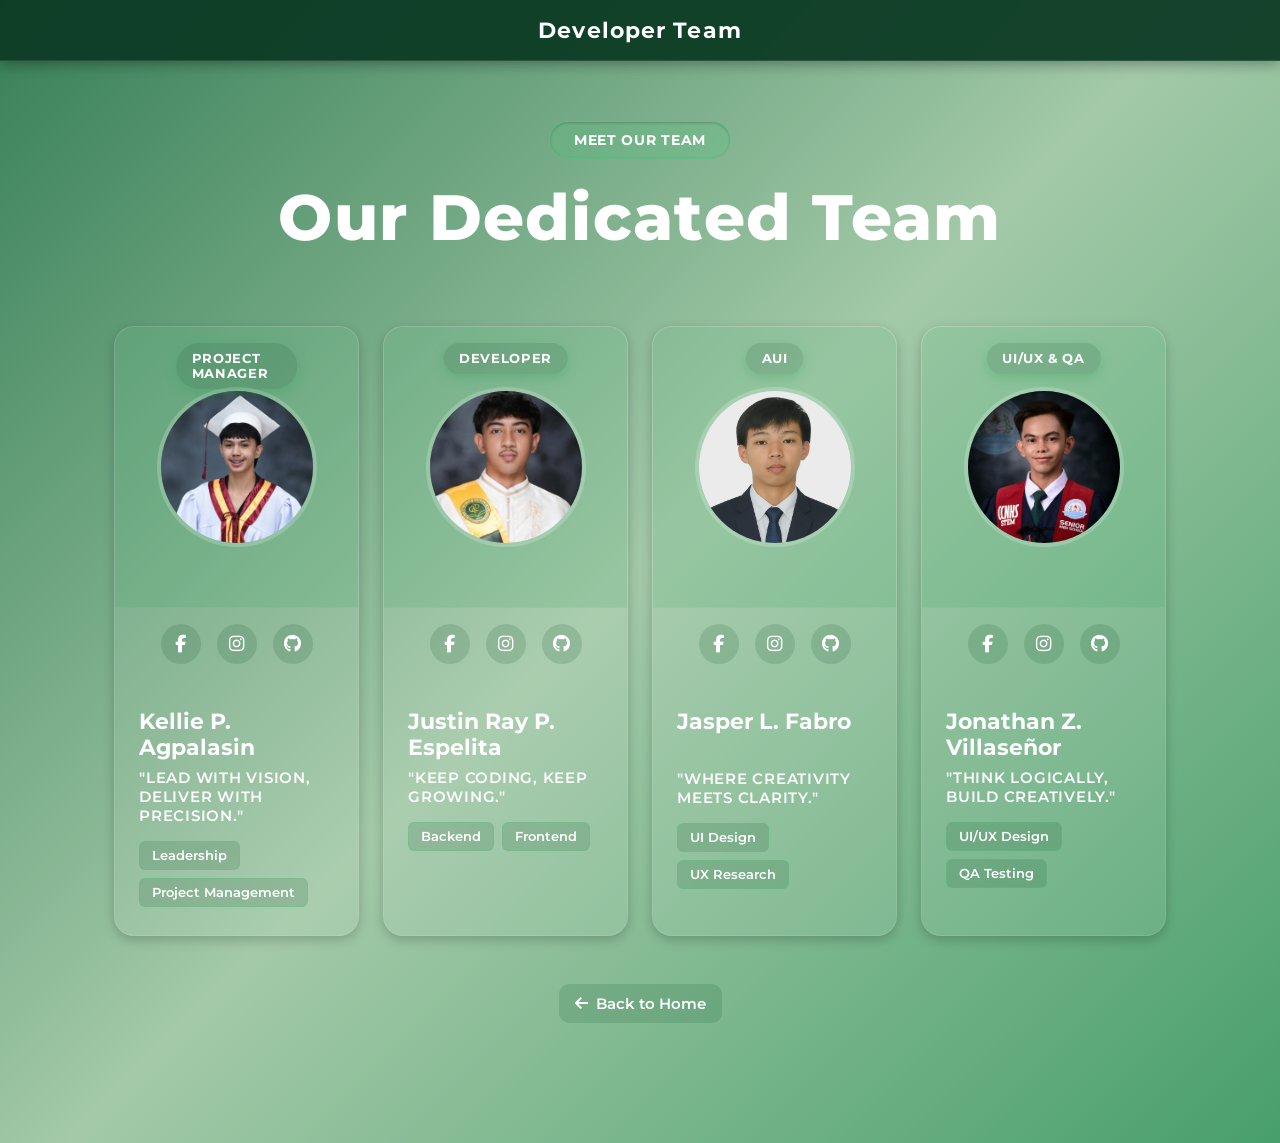
<file: developers.html>
<!DOCTYPE html>
<html lang="en">
<head>
    <meta charset="UTF-8">
    <meta name="viewport" content="width=device-width, initial-scale=1.0">
    <title>COVENTS Developer Team</title>
    <link rel="stylesheet" href="developers.css">
    <!-- Font Awesome for Icons -->
    <link rel="stylesheet" href="https://cdnjs.cloudflare.com/ajax/libs/font-awesome/6.4.0/css/all.min.css">
</head>
<body>
    <!-- NAVBAR -->
    <nav class="navbar">
        <div class="nav-container">
            <div class="nav-left"></div>
            <div class="navbar-title">
                <h2 class="nav-title">Developer Team</h2>
            </div>
            <div class="nav-right"></div>
        </div>
    </nav>

    <!-- MAIN CONTENT -->
    <main>
        <!-- HEADER SECTION -->
        <section class="header-section">
            <div class="section-tag">Meet Our Team</div>
            <h1 class="page-title">Our Dedicated Team</h1>
        </section>

        <!-- DEVELOPERS GRID -->
        <div class="dev-container">
            <div class="dev-box">
                <div class="dev-image-wrapper">
                    <img src="kellie.jpg" alt="Kellie P. Agpalasin">
                    <div class="role-badge">Project Manager</div>
                </div>
                <div class="social-links">
                    <a href="https://www.facebook.com/kellie.agpalasin.2025/" target="_blank" title="Facebook"><i class="fab fa-facebook-f"></i></a>
                    <a href="https://www.instagram.com/kellieagpalasin?igsh=MTdwZ3E0NjNjcnJ2cA==" target="_blank" title="Instagram"><i class="fab fa-instagram"></i></a>
                    <a href="https://github.com/kellieman" target="_blank" title="GitHub"><i class="fab fa-github"></i></a>
                </div>
                <div class="dev-content">
                    <h2><a href="kellie.html" target="_blank">Kellie P. Agpalasin</a></h2>
                    <p class="role-title">"Lead with vision, deliver with precision."</p>
                    <div class="dev-badges">
                        <span class="badge">Leadership</span>
                        <span class="badge">Project Management</span>
                    </div>
                </div>
            </div>

            <div class="dev-box">
                <div class="dev-image-wrapper">
                    <img src="justin.jpg" alt="Justin Ray P. Espelita">
                    <div class="role-badge">Developer</div>
                </div>
                <div class="social-links">
                    <a href="https://www.facebook.com/justinray.espelita" target="_blank" title="Facebook"><i class="fab fa-facebook-f"></i></a>
                    <a href="https://www.instagram.com/justiiinnnnnnnnnnnn?igsh=bTQ0YjYycGhvYmQx" target="_blank" title="Instagram"><i class="fab fa-instagram"></i></a>
                    <a href="https://github.com/espelitajustin017-gif" target="_blank" title="GitHub"><i class="fab fa-github"></i></a>
                </div>
                <div class="dev-content">
                    <h2><a href="justin.html" target="_blank">Justin Ray P. Espelita</a></h2>
                    <p class="role-title">"Keep coding, Keep growing."</p>
                    <div class="dev-badges">
                        <span class="badge">Backend</span>
                        <span class="badge">Frontend</span>
                    </div>
                </div>
            </div>

            <div class="dev-box">
                <div class="dev-image-wrapper">
                    <img src="jasper.jpg" alt="Jasper L. Fabro">
                    <div class="role-badge">AUI</div> 
                </div>
                <div class="social-links">
                    <a href="https://www.facebook.com/jasper.fabro.9" target="_blank" title="Facebook"><i class="fab fa-facebook-f"></i></a>
                    <a href="https://www.instagram.com/babyboy_jazzz?igsh=MXhhNHJyYWJ0NGlvbw==&utm_source=ig_contact_invite" target="_blank" title="Instagram"><i class="fab fa-instagram"></i></a>
                    <a href="https://github.com/jasperfabro-wq" target="_blank" title="GitHub"><i class="fab fa-github"></i></a>
                </div>
                <div class="dev-content">
                    <h2><a href="jasper.html" target="_blank">Jasper L. Fabro</a></h2>
                    <p class="role-tit">"Where creativity meets clarity."</p>
                    <div class="dev-badges">
                        <span class="badge">UI Design</span>
                        <span class="badge">UX Research</span>
                    </div>
                </div>
            </div>

            <div class="dev-box">
                <div class="dev-image-wrapper">
                    <img src="jonathan.jpg" alt="Jonathan Z. Villaseñor"> 
                    <div class="role-badge">UI/UX & QA</div>
                </div>
                <div class="social-links">
                    <a href="https://www.facebook.com/jonathan.villasenor.178601" target="_blank" title="Facebook"><i class="fab fa-facebook-f"></i></a>
                    <a href="https://instagram.com" target="_blank" title="Instagram"><i class="fab fa-instagram"></i></a>
                    <a href="https://github.com/jozuvillasenorup-code" target="_blank" title="GitHub"><i class="fab fa-github"></i></a>
                </div>
                <div class="dev-content">
                    <h2><a href="jonathan.html" target="_blank">Jonathan Z. Villaseñor</a></h2>
                    <p class="role-title">"THINK LOGICALLY, BUILD CREATIVELY."</p> 
                    <div class="dev-badges">
                        <span class="badge">UI/UX Design</span>
                        <span class="badge">QA Testing</span>
                    </div>
                </div>
            </div>
            <div class="dev-footer">
                <a href="javascript:void(0);" onclick="window.history.back(); window.close();" class="back-link">
                    <i class="fas fa-arrow-left"></i> Back to Home
                </a>
            </div>
        </div>
    </main>
</body>
</html>
</file>
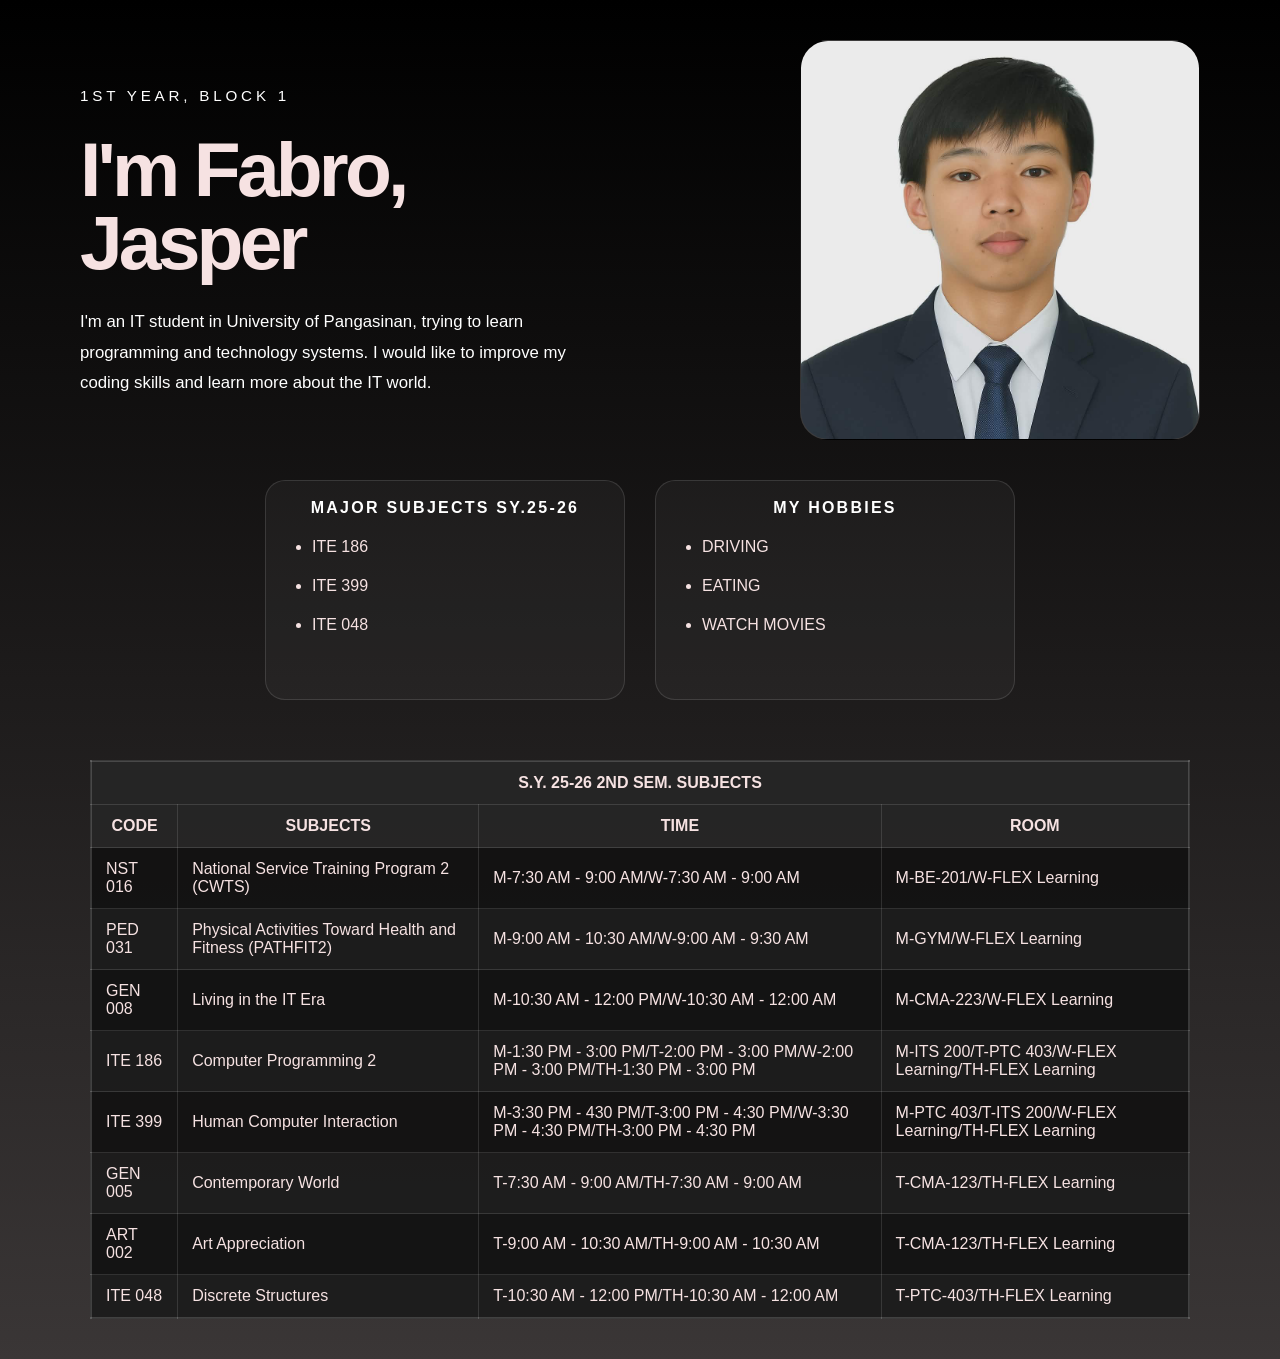
<file: jasper.html>
<!DOCTYPE html>
<html lang="en">
<head>
    <meta charset="UTF-8">
    <meta name="viewport" content="width=device-width, initial-scale=1.0">
    <title>My Portfolio</title>
    <link rel="stylesheet" href="folio.css">
</head>
<body>
    <section class="hero">
        <div class="hero-content">
            <div class="hero-copy">
                <p class="intro">1ST YEAR, BLOCK 1</p>
                <h1>I'm Fabro, Jasper</h1>
                <p>
                    I'm an IT student in University of Pangasinan, trying to learn programming and technology systems. 
                    I would like to improve my coding skills and learn more about the IT world.
                </p>
            </div>
            <div class="hero-image">
                <div class="image-frame">
                    <img src="jasper.jpg">
                </div>
            </div>
        </div>

        <div class="hero-lists">
            <div class="list-block">
                <h2>MAJOR SUBJECTS SY.25-26</h2>
                <ul>
                    <li>ITE 186</li>
                    <li>ITE 399</li>
                    <li>ITE 048</li>
                </ul>
            </div>
            <div class="list-block">
                <h2>MY HOBBIES</h2>
                <ul>
                    <li>DRIVING</li>
                    <li>EATING</li>
                    <li>WATCH MOVIES</li>
                </ul>
            </div>
        </div>

        <div class="table">
            <table>
                <tr>
                    <th colspan="4">S.Y. 25-26 2ND SEM. SUBJECTS</th>
                </tr>
                <tr>
                    <th>CODE</th>
                    <th>SUBJECTS</th>
                    <th>TIME</th>
                    <th>ROOM</th>
                </tr>
                <tr>
                    <td>NST 016</td>
                    <td>National Service Training Program 2 (CWTS)</td>
                    <td>M-7:30 AM - 9:00 AM/W-7:30 AM - 9:00 AM</td>
                    <td>M-BE-201/W-FLEX Learning</td>
                </tr>
                <tr>
                    <td>PED 031</td>
                    <td>Physical Activities Toward Health and Fitness (PATHFIT2)</td>
                    <td>M-9:00 AM - 10:30 AM/W-9:00 AM - 9:30 AM</td>
                    <td>M-GYM/W-FLEX Learning</td>
                </tr>
                <tr>
                    <td>GEN 008</td>
                    <td>Living in the IT Era</td>
                    <td>M-10:30 AM - 12:00 PM/W-10:30 AM - 12:00 AM</td>
                    <td>M-CMA-223/W-FLEX Learning</td>
                </tr>
                <tr>
                    <td>ITE 186</td>
                    <td>Computer Programming 2</td>
                    <td>M-1:30 PM - 3:00 PM/T-2:00 PM - 3:00 PM/W-2:00 PM - 3:00 PM/TH-1:30 PM - 3:00 PM</td>
                    <td>M-ITS 200/T-PTC 403/W-FLEX Learning/TH-FLEX Learning</td>
                </tr>
                <tr>
                    <td>ITE 399</td>
                    <td>Human Computer Interaction</td>
                    <td>M-3:30 PM - 430 PM/T-3:00 PM - 4:30 PM/W-3:30 PM - 4:30 PM/TH-3:00 PM - 4:30 PM</td>
                    <td>M-PTC 403/T-ITS 200/W-FLEX Learning/TH-FLEX Learning</td>
                </tr>
                <tr>
                    <td>GEN 005</td>
                    <td>Contemporary World</td>
                    <td>T-7:30 AM - 9:00 AM/TH-7:30 AM - 9:00 AM</td>
                    <td>T-CMA-123/TH-FLEX Learning</td>
                </tr>
                <tr>
                    <td>ART 002</td>
                    <td>Art Appreciation</td>
                    <td>T-9:00 AM - 10:30 AM/TH-9:00 AM - 10:30 AM</td>
                    <td>T-CMA-123/TH-FLEX Learning</td>
                </tr>
                <tr>
                    <td>ITE 048</td>
                    <td>Discrete Structures</td>
                    <td>T-10:30 AM - 12:00 PM/TH-10:30 AM - 12:00 AM</td>
                    <td>T-PTC-403/TH-FLEX Learning</td>
                </tr>
            </table>
        </div>
    </section>
</body>
</html>
</file>
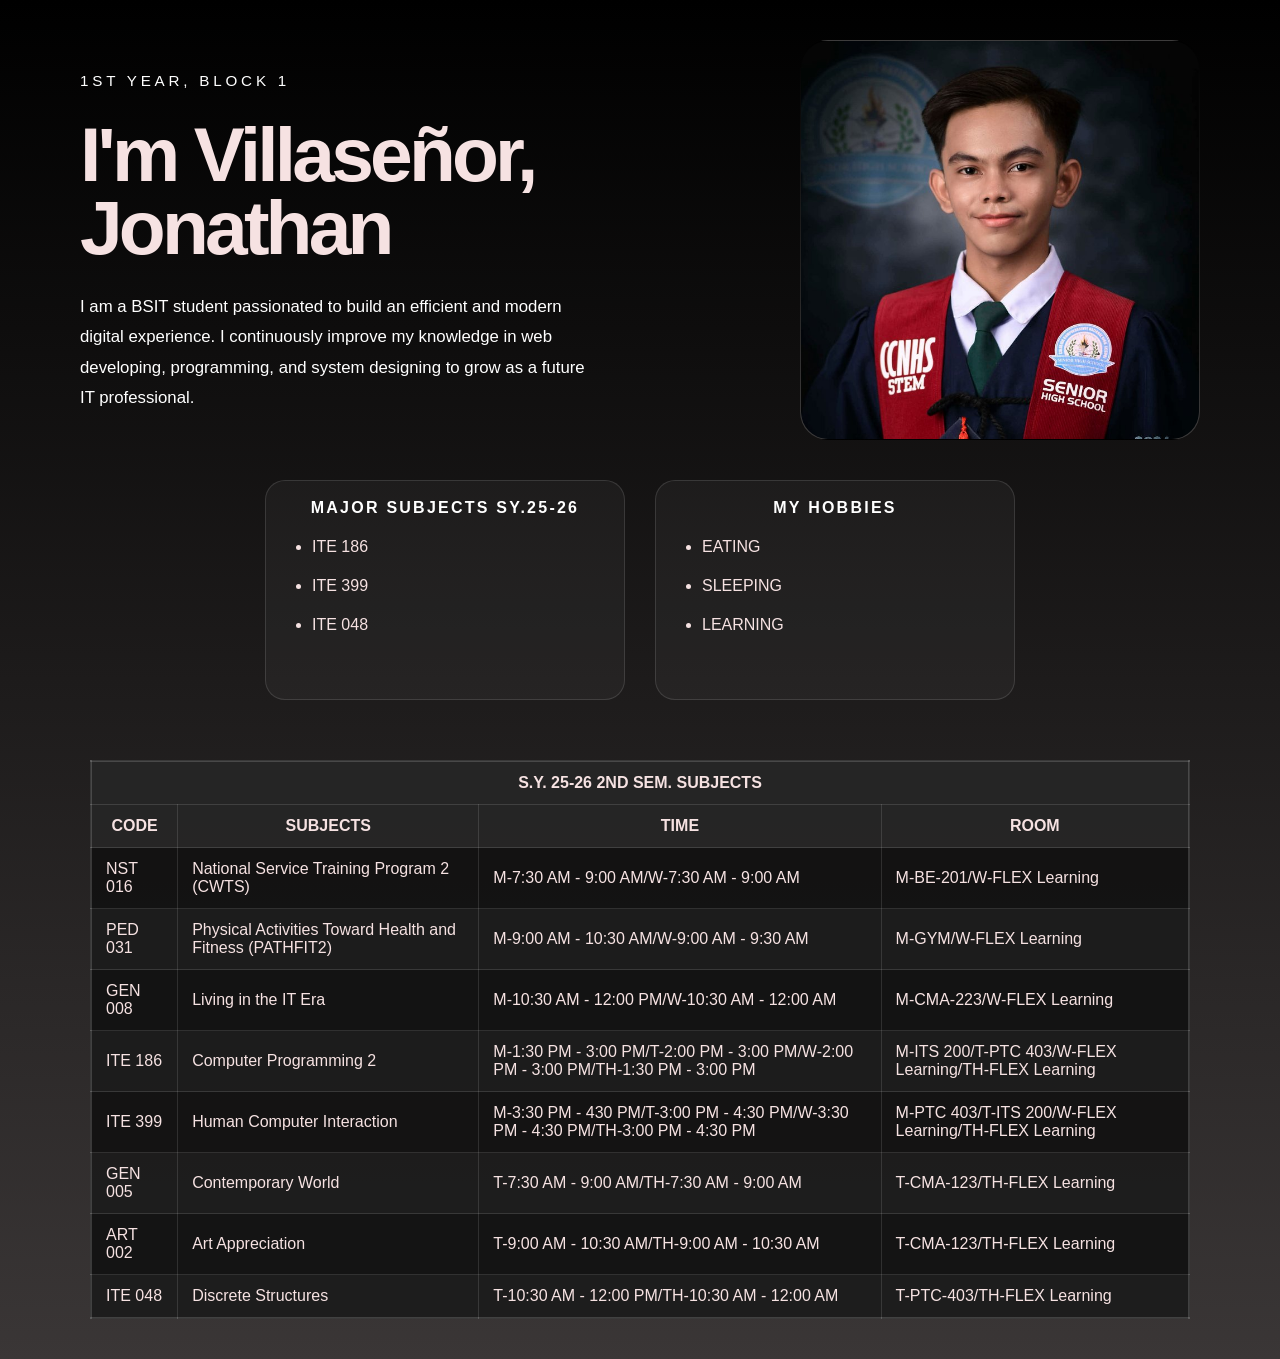
<file: jonathan.html>
<!DOCTYPE html>
<html lang="en">
<head>
    <meta charset="UTF-8">
    <meta name="viewport" content="width=device-width, initial-scale=1.0">
    <title>My Portfolio</title>
    <link rel="stylesheet" href="folio.css">
</head>
<body>
    <section class="hero">
        <div class="hero-content">
            <div class="hero-copy">
                <p class="intro">1ST YEAR, BLOCK 1</p>
                <h1>I'm  Villaseñor, Jonathan</h1>
                <p>
                    I am a BSIT student passionated to build an efficient and modern digital experience. 
                    I continuously improve my knowledge in web developing, programming, and system designing to grow as a future IT professional.
                </p>
            </div>
            <div class="hero-image">
                <div class="image-frame">
                    <img src="jonathan.jpg">
                </div>
            </div>
        </div>

        <div class="hero-lists">
            <div class="list-block">
                <h2>MAJOR SUBJECTS SY.25-26</h2>
                <ul>
                    <li>ITE 186</li>
                    <li>ITE 399</li>
                    <li>ITE 048</li>
                </ul>
            </div>
            <div class="list-block">
                <h2>MY HOBBIES</h2>
                <ul>
                    <li>EATING</li>
                    <li>SLEEPING</li>
                    <li>LEARNING</li>
                </ul>
            </div>
        </div>

        <div class="table">
            <table>
                <tr>
                    <th colspan="4">S.Y. 25-26 2ND SEM. SUBJECTS</th>
                </tr>
                <tr>
                    <th>CODE</th>
                    <th>SUBJECTS</th>
                    <th>TIME</th>
                    <th>ROOM</th>
                </tr>
                <tr>
                    <td>NST 016</td>
                    <td>National Service Training Program 2 (CWTS)</td>
                    <td>M-7:30 AM - 9:00 AM/W-7:30 AM - 9:00 AM</td>
                    <td>M-BE-201/W-FLEX Learning</td>
                </tr>
                <tr>
                    <td>PED 031</td>
                    <td>Physical Activities Toward Health and Fitness (PATHFIT2)</td>
                    <td>M-9:00 AM - 10:30 AM/W-9:00 AM - 9:30 AM</td>
                    <td>M-GYM/W-FLEX Learning</td>
                </tr>
                <tr>
                    <td>GEN 008</td>
                    <td>Living in the IT Era</td>
                    <td>M-10:30 AM - 12:00 PM/W-10:30 AM - 12:00 AM</td>
                    <td>M-CMA-223/W-FLEX Learning</td>
                </tr>
                <tr>
                    <td>ITE 186</td>
                    <td>Computer Programming 2</td>
                    <td>M-1:30 PM - 3:00 PM/T-2:00 PM - 3:00 PM/W-2:00 PM - 3:00 PM/TH-1:30 PM - 3:00 PM</td>
                    <td>M-ITS 200/T-PTC 403/W-FLEX Learning/TH-FLEX Learning</td>
                </tr>
                <tr>
                    <td>ITE 399</td>
                    <td>Human Computer Interaction</td>
                    <td>M-3:30 PM - 430 PM/T-3:00 PM - 4:30 PM/W-3:30 PM - 4:30 PM/TH-3:00 PM - 4:30 PM</td>
                    <td>M-PTC 403/T-ITS 200/W-FLEX Learning/TH-FLEX Learning</td>
                </tr>
                <tr>
                    <td>GEN 005</td>
                    <td>Contemporary World</td>
                    <td>T-7:30 AM - 9:00 AM/TH-7:30 AM - 9:00 AM</td>
                    <td>T-CMA-123/TH-FLEX Learning</td>
                </tr>
                <tr>
                    <td>ART 002</td>
                    <td>Art Appreciation</td>
                    <td>T-9:00 AM - 10:30 AM/TH-9:00 AM - 10:30 AM</td>
                    <td>T-CMA-123/TH-FLEX Learning</td>
                </tr>
                <tr>
                    <td>ITE 048</td>
                    <td>Discrete Structures</td>
                    <td>T-10:30 AM - 12:00 PM/TH-10:30 AM - 12:00 AM</td>
                    <td>T-PTC-403/TH-FLEX Learning</td>
                </tr>
            </table>
        </div>
    </section>
</body>
</html>
</file>
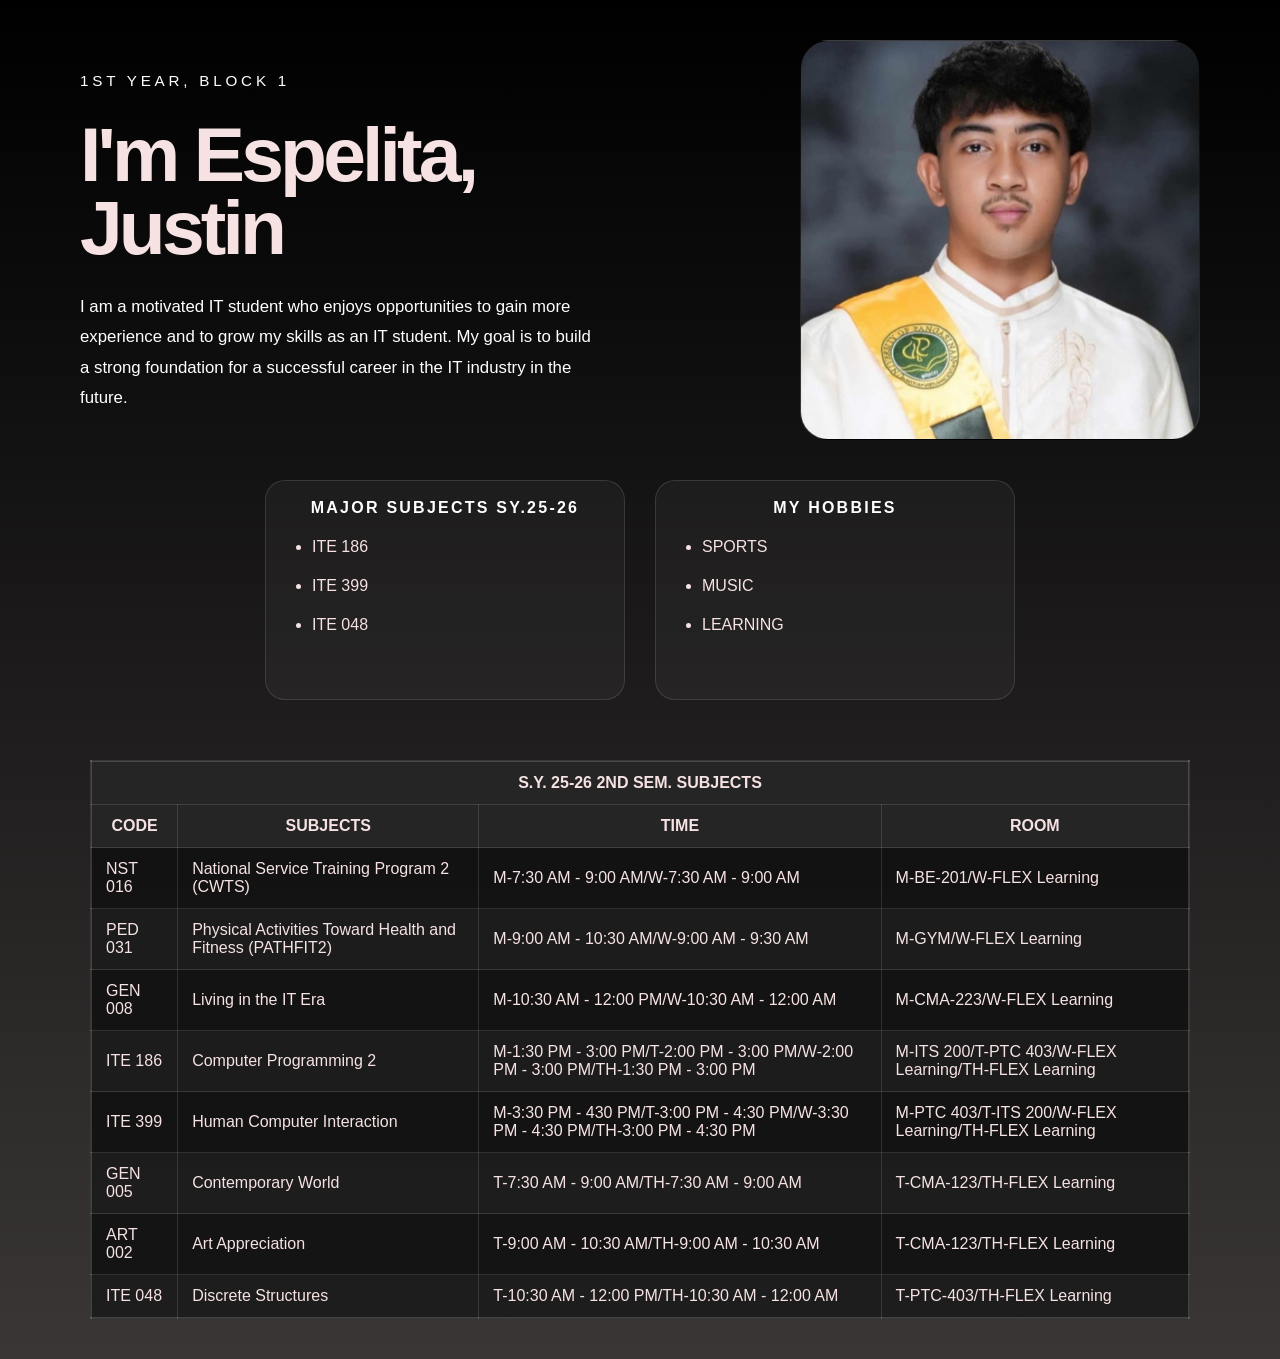
<file: justin.html>
<!DOCTYPE html>
<html lang="en">
<head>
    <meta charset="UTF-8">
    <meta name="viewport" content="width=device-width, initial-scale=1.0">
    <title>My Portfolio</title>
    <link rel="stylesheet" href="folio.css">
</head>
<body>
    <section class="hero">
        <div class="hero-content">
            <div class="hero-copy">
                <p class="intro">1ST YEAR, BLOCK 1</p>
                <h1>I'm Espelita, Justin</h1>
                <p>
                    I am a motivated IT student who enjoys opportunities to gain more experience and to grow my skills as an IT student.
                    My goal is to build a strong foundation for a successful career in the IT industry in the future.
                </p>
            </div>
            <div class="hero-image">
                <div class="image-frame">
                    <img src="justin.jpg">
                </div>
            </div>
        </div>

        <div class="hero-lists">
            <div class="list-block">
                <h2>MAJOR SUBJECTS SY.25-26</h2>
                <ul>
                    <li>ITE 186</li>
                    <li>ITE 399</li>
                    <li>ITE 048</li>
                </ul>
            </div>
            <div class="list-block">
                <h2>MY HOBBIES</h2>
                <ul>
                    <li>SPORTS</li>
                    <li>MUSIC</li>
                    <li>LEARNING</li>
                </ul>
            </div>
        </div>

        <div class="table">
            <table>
                <tr>
                    <th colspan="4">S.Y. 25-26 2ND SEM. SUBJECTS</th>
                </tr>
                <tr>
                    <th>CODE</th>
                    <th>SUBJECTS</th>
                    <th>TIME</th>
                    <th>ROOM</th>
                </tr>
                <tr>
                    <td>NST 016</td>
                    <td>National Service Training Program 2 (CWTS)</td>
                    <td>M-7:30 AM - 9:00 AM/W-7:30 AM - 9:00 AM</td>
                    <td>M-BE-201/W-FLEX Learning</td>
                </tr>
                <tr>
                    <td>PED 031</td>
                    <td>Physical Activities Toward Health and Fitness (PATHFIT2)</td>
                    <td>M-9:00 AM - 10:30 AM/W-9:00 AM - 9:30 AM</td>
                    <td>M-GYM/W-FLEX Learning</td>
                </tr>
                <tr>
                    <td>GEN 008</td>
                    <td>Living in the IT Era</td>
                    <td>M-10:30 AM - 12:00 PM/W-10:30 AM - 12:00 AM</td>
                    <td>M-CMA-223/W-FLEX Learning</td>
                </tr>
                <tr>
                    <td>ITE 186</td>
                    <td>Computer Programming 2</td>
                    <td>M-1:30 PM - 3:00 PM/T-2:00 PM - 3:00 PM/W-2:00 PM - 3:00 PM/TH-1:30 PM - 3:00 PM</td>
                    <td>M-ITS 200/T-PTC 403/W-FLEX Learning/TH-FLEX Learning</td>
                </tr>
                <tr>
                    <td>ITE 399</td>
                    <td>Human Computer Interaction</td>
                    <td>M-3:30 PM - 430 PM/T-3:00 PM - 4:30 PM/W-3:30 PM - 4:30 PM/TH-3:00 PM - 4:30 PM</td>
                    <td>M-PTC 403/T-ITS 200/W-FLEX Learning/TH-FLEX Learning</td>
                </tr>
                <tr>
                    <td>GEN 005</td>
                    <td>Contemporary World</td>
                    <td>T-7:30 AM - 9:00 AM/TH-7:30 AM - 9:00 AM</td>
                    <td>T-CMA-123/TH-FLEX Learning</td>
                </tr>
                <tr>
                    <td>ART 002</td>
                    <td>Art Appreciation</td>
                    <td>T-9:00 AM - 10:30 AM/TH-9:00 AM - 10:30 AM</td>
                    <td>T-CMA-123/TH-FLEX Learning</td>
                </tr>
                <tr>
                    <td>ITE 048</td>
                    <td>Discrete Structures</td>
                    <td>T-10:30 AM - 12:00 PM/TH-10:30 AM - 12:00 AM</td>
                    <td>T-PTC-403/TH-FLEX Learning</td>
                </tr>
            </table>
        </div>
    </section>
</body>
</html>
</file>
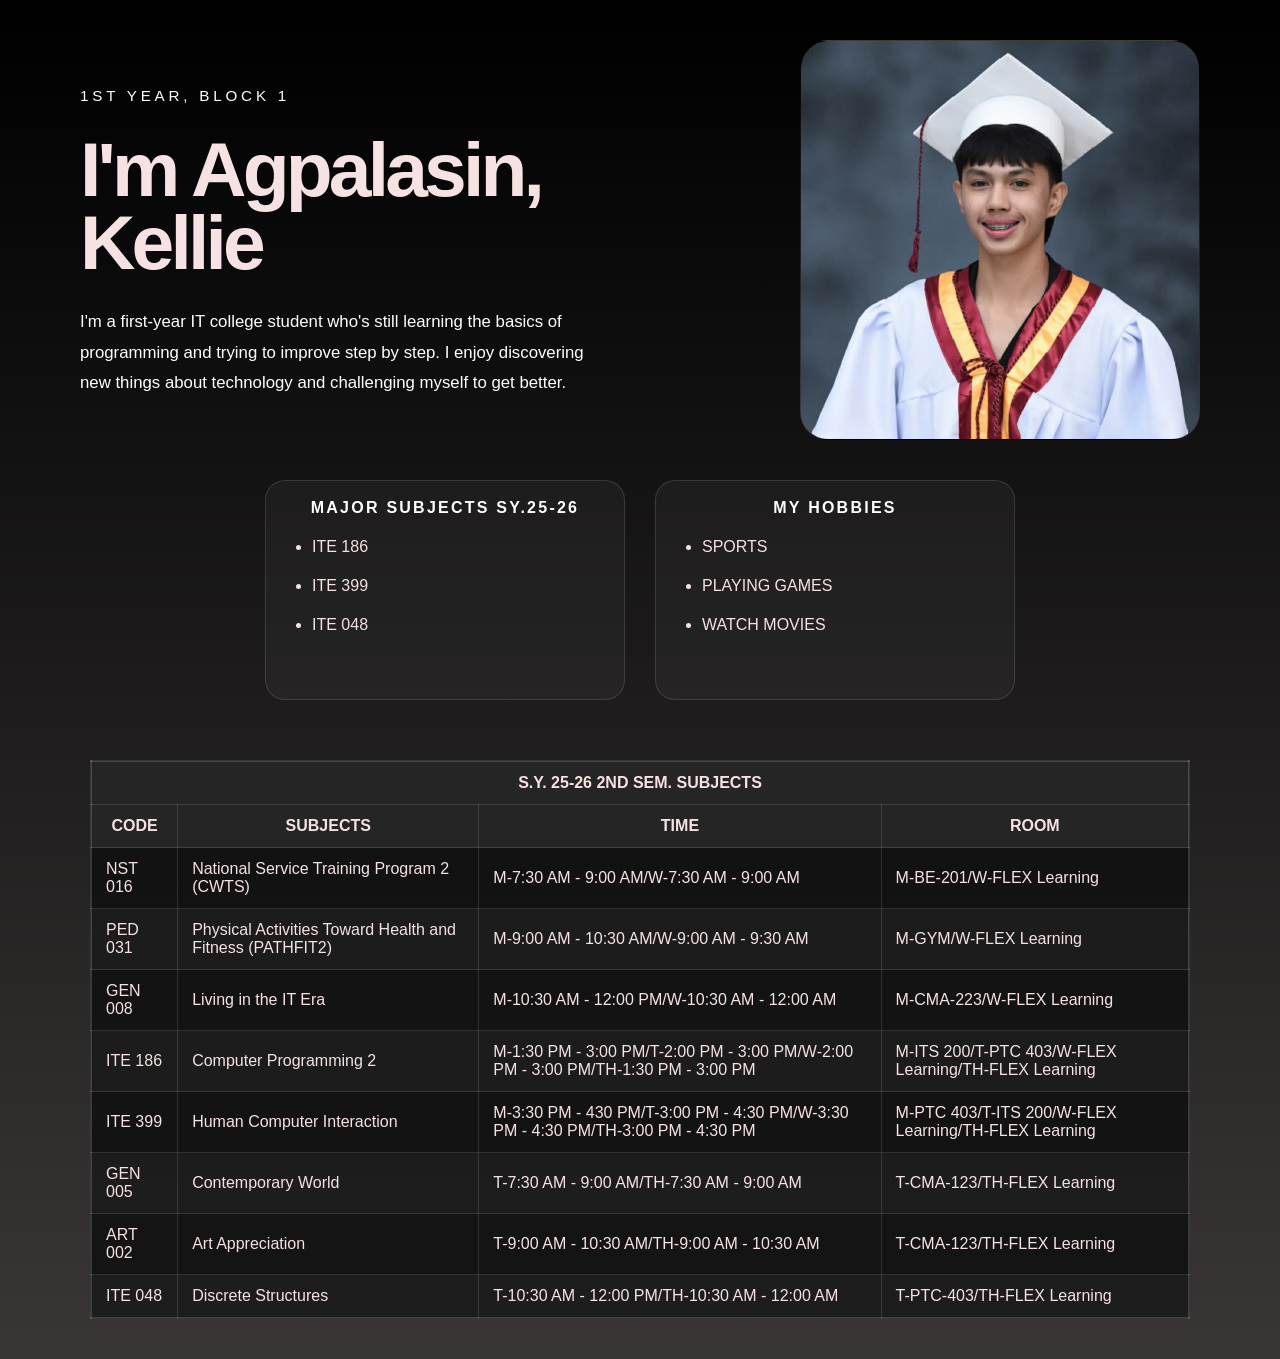
<file: kellie.html>
<!DOCTYPE html>
<html lang="en">
<head>
    <meta charset="UTF-8">
    <meta name="viewport" content="width=device-width, initial-scale=1.0">
    <title>My Portfolio</title>
    <link rel="stylesheet" href="folio.css">
</head>
<body>
    <section class="hero">
        <div class="hero-content">
            <div class="hero-copy">
                <p class="intro">1ST YEAR, BLOCK 1</p>
                <h1>I'm Agpalasin, Kellie</h1>
                <p>
                    I'm a first-year IT college student who's still learning the basics of programming and trying to improve step by step. 
                    I enjoy discovering new things about technology and challenging myself to get better.
                </p>
            </div>
            <div class="hero-image">
                <div class="image-frame">
                    <img src="kellie.jpg">
                </div>
            </div>
        </div>

        <div class="hero-lists">
            <div class="list-block">
                <h2>MAJOR SUBJECTS SY.25-26</h2>
                <ul>
                    <li>ITE 186</li>
                    <li>ITE 399</li>
                    <li>ITE 048</li>
                </ul>
            </div>
            <div class="list-block">
                <h2>MY HOBBIES</h2>
                <ul>
                    <li>SPORTS</li>
                    <li>PLAYING GAMES</li>
                    <li>WATCH MOVIES</li>
                </ul>
            </div>
        </div>

        <div class="table">
            <table>
                <tr>
                    <th colspan="4">S.Y. 25-26 2ND SEM. SUBJECTS</th>
                </tr>
                <tr>
                    <th>CODE</th>
                    <th>SUBJECTS</th>
                    <th>TIME</th>
                    <th>ROOM</th>
                </tr>
                <tr>
                    <td>NST 016</td>
                    <td>National Service Training Program 2 (CWTS)</td>
                    <td>M-7:30 AM - 9:00 AM/W-7:30 AM - 9:00 AM</td>
                    <td>M-BE-201/W-FLEX Learning</td>
                </tr>
                <tr>
                    <td>PED 031</td>
                    <td>Physical Activities Toward Health and Fitness (PATHFIT2)</td>
                    <td>M-9:00 AM - 10:30 AM/W-9:00 AM - 9:30 AM</td>
                    <td>M-GYM/W-FLEX Learning</td>
                </tr>
                <tr>
                    <td>GEN 008</td>
                    <td>Living in the IT Era</td>
                    <td>M-10:30 AM - 12:00 PM/W-10:30 AM - 12:00 AM</td>
                    <td>M-CMA-223/W-FLEX Learning</td>
                </tr>
                <tr>
                    <td>ITE 186</td>
                    <td>Computer Programming 2</td>
                    <td>M-1:30 PM - 3:00 PM/T-2:00 PM - 3:00 PM/W-2:00 PM - 3:00 PM/TH-1:30 PM - 3:00 PM</td>
                    <td>M-ITS 200/T-PTC 403/W-FLEX Learning/TH-FLEX Learning</td>
                </tr>
                <tr>
                    <td>ITE 399</td>
                    <td>Human Computer Interaction</td>
                    <td>M-3:30 PM - 430 PM/T-3:00 PM - 4:30 PM/W-3:30 PM - 4:30 PM/TH-3:00 PM - 4:30 PM</td>
                    <td>M-PTC 403/T-ITS 200/W-FLEX Learning/TH-FLEX Learning</td>
                </tr>
                <tr>
                    <td>GEN 005</td>
                    <td>Contemporary World</td>
                    <td>T-7:30 AM - 9:00 AM/TH-7:30 AM - 9:00 AM</td>
                    <td>T-CMA-123/TH-FLEX Learning</td>
                </tr>
                <tr>
                    <td>ART 002</td>
                    <td>Art Appreciation</td>
                    <td>T-9:00 AM - 10:30 AM/TH-9:00 AM - 10:30 AM</td>
                    <td>T-CMA-123/TH-FLEX Learning</td>
                </tr>
                <tr>
                    <td>ITE 048</td>
                    <td>Discrete Structures</td>
                    <td>T-10:30 AM - 12:00 PM/TH-10:30 AM - 12:00 AM</td>
                    <td>T-PTC-403/TH-FLEX Learning</td>
                </tr>
            </table>
        </div>
    </section>
</body>
</html>
</file>
<file: developers.css>
@import url('https://fonts.googleapis.com/css2?family=Montserrat:wght@400;500;600;700;800&family=Lato:wght@400;500;700&family=Merriweather:wght@400;700&display=swap');

/* Reset and Global Styles */
* {
    margin: 0;
    padding: 0;
    box-sizing: border-box;
}

html {
    scroll-behavior: smooth;
}

body {
    font-family: "Lato", sans-serif;
    color: #ffffff;
    background: linear-gradient(135deg, #367f57 0%, #A3C9A8 50%, #489f6b 100%);
    min-height: 100vh;
    overflow-x: hidden;
}

a {
    color: inherit;
    text-decoration: none;
    transition: color 0.3s ease;
}

/* ===== NAVBAR ===== */
.navbar {
    position: sticky;
    top: 0;
    z-index: 1000;
    background: rgba(13, 59, 37, 0.95);
    border-bottom: 1px solid rgba(255, 255, 255, 0.1);
    box-shadow: 0 4px 12px rgba(0, 0, 0, 0.3);
    padding: 0 5vw;
}

.nav-container {
    max-width: 1180px;
    margin: 0 auto;
    display: flex;
    justify-content: space-between;
    align-items: center;
    padding: 16px 0;
}

.nav-left,
.nav-right {
    flex: 1;
}

.back-link {
    display: inline-flex;
    align-items: center;
    gap: 8px;
    padding: 10px 16px;
    border-radius: 10px;
    background: rgba(9, 76, 36, 0.15);
    color: white;
    font-family: "Montserrat", sans-serif;
    font-weight: 600;
    font-size: 0.95rem;
    transition: all 0.3s ease;
}

.back-link:hover {
    background: rgba(13, 59, 37, 0.95);
    transform: translateX(-4px);
}

.navbar-title {
    text-align: center;
    flex: 1;
}

.nav-title {
    font-size: 1.4rem;
    font-weight: 700;
    color: white;
    font-family: "Montserrat", sans-serif;
    letter-spacing: 0.05em;
    margin: 0;
}

/* ===== MAIN CONTENT ===== */
main {
    max-width: 1180px;
    margin: 0 auto;
    padding: 60px 5vw;
}

/* ===== HEADER SECTION ===== */
.header-section {
    text-align: center;
    margin-bottom: 70px;
    animation: fadeIn 0.8s ease;
}

.section-tag {
    display: inline-flex;
    align-items: center;
    justify-content: center;
    padding: 10px 24px;
    border-radius: 50px;
    background: rgba(76, 201, 127, 0.2);
    border: 1px solid rgba(76, 201, 127, 0.4);
    color: white;
    font-family: "Montserrat", sans-serif;
    font-size: 0.85rem;
    font-weight: 700;
    text-transform: uppercase;
    letter-spacing: 0.05em;
    box-shadow: inset 0 1px 3px rgba(0, 0, 0, 0.2);
}

.page-title {
    font-size: clamp(2.5rem, 6vw, 4rem);
    font-family: "Montserrat", sans-serif;
    font-weight: 800;
    margin: 20px 0 0;
    line-height: 1.2;
    letter-spacing: 0.02em;
    color: #ffffff;
}

/* ===== DEVELOPER CARDS ===== */
.dev-container {
    display: grid;
    grid-template-columns: repeat(4, 1fr);
    gap: 24px;
    margin-bottom: 60px;
}

@media (max-width: 1200px) {
    .dev-container {
        grid-template-columns: repeat(2, 1fr);
    }
}

@media (max-width: 768px) {
    .dev-container {
        grid-template-columns: 1fr;
    }
}

.dev-footer {
    grid-column: 1 / -1;
    display: flex;
    justify-content: center;
    padding-top: 24px;
}

.dev-footer .back-link {
    transform: none;
}

.dev-box {
    background: rgba(255, 255, 255, 0.08);
    border: 1px solid rgba(255, 255, 255, 0.1);
    border-radius: 20px;
    overflow: hidden;
    box-shadow: 0 4px 12px rgba(0, 0, 0, 0.2);
    transition: all 0.3s ease;
    animation: fadeInUp 0.6s ease forwards;
    opacity: 1;
}

.dev-box:nth-child(1) { animation-delay: 0s; }
.dev-box:nth-child(2) { animation-delay: 0s; }
.dev-box:nth-child(3) { animation-delay: 0s; }
.dev-box:nth-child(4) { animation-delay: 0s; }

.dev-box:hover {
    background: rgba(255, 255, 255, 0.12);
    transform: translateY(-8px);
    border-color: rgba(76, 201, 127, 0.3);
    box-shadow: 0 12px 24px rgba(45, 159, 90, 0.3);
}

.dev-image-wrapper {
    position: relative;
    overflow: hidden;
    height: 280px;
    background: rgba(45, 159, 90, 0.15);
    display: flex;
    align-items: center;
    justify-content: center;
}

.dev-image-wrapper img {
    width: 160px;
    height: 160px;
    border-radius: 50%;
    object-fit: cover;
    border: 4px solid rgba(255, 255, 255, 0.2);
    transition: transform 0.3s ease;
}

.dev-box:hover .dev-image-wrapper img {
    transform: scale(1.1);
}

.role-badge {
    position: absolute;
    top: 16px;
    left: 50%;
    transform: translateX(-50%);
    padding: 8px 16px;
    background: rgba(9, 76, 36, 0.15);
    color: white;
    border-radius: 50px;
    font-size: 0.8rem;
    font-family: "Montserrat", sans-serif;
    font-weight: 700;
    text-transform: uppercase;
    letter-spacing: 0.05em;
    box-shadow: 0 4px 12px rgba(45, 159, 90, 0.3);
}

.dev-content {
    padding: 28px 24px;
}

.dev-box h2 {
    margin: 0 0 8px;
    font-family: "Montserrat", sans-serif;
    font-size: 1.35rem;
    font-weight: 700;
}

.dev-box h2 a {
    color: #ffffff;
    transition: color 0.3s ease;
}

.dev-box h2 a:hover {
    color: #7ee5a5;
}

.role-title {
    color: white;
    font-size: 0.95rem;
    font-family: "Montserrat", sans-serif;
    font-weight: 600;
    margin: 0 0 16px;
    text-transform: uppercase;
    letter-spacing: 0.05em;
}

.role-tit {
    color: white;
    font-size: 0.95rem;
    font-family: "Montserrat", sans-serif;
    font-weight: 600;
    margin: 0 0 16px;
    text-transform: uppercase;
    letter-spacing: 0.05em;
    padding-top: 27px;
}

.dev-badges {
    display: flex;
    gap: 8px;
    flex-wrap: wrap;
}

.badge {
    display: inline-block;
    padding: 6px 12px;
    background: rgba(9, 76, 36, 0.15);
    border: 1px solid rgba(76, 201, 127, 0.3);
    border-radius: 6px;
    font-size: 0.8rem;
    font-family: "Montserrat", sans-serif;
    font-weight: 600;
    color: white;
    transition: all 0.3s ease;
}

.badge:hover {
    background: rgba(76, 201, 127, 0.25);
    border-color: rgba(76, 201, 127, 0.5);
}

/* ===== SOCIAL ICONS ===== */
.social-links {
    padding: 16px 24px;
    display: flex;
    justify-content: center;
    gap: 16px;
    border-top: 1px solid rgba(76, 201, 127, 0.2);
}

.social-links a {
    display: inline-flex;
    align-items: center;
    justify-content: center;
    width: 40px;
    height: 40px;
    border-radius: 50%;
    background: rgba(9, 76, 36, 0.15);
    color: white;
    font-size: 1.1rem;
    transition: all 0.3s ease;
}

.social-links a:hover {
    background: #7ee5a5;
    color: #1a5c38;
    transform: translateY(-4px);
    box-shadow: 0 4px 12px rgba(126, 229, 165, 0.3);
}

/* ===== ANIMATIONS ===== */
@keyframes fadeIn {
    from {
        opacity: 0;
    }
    to {
        opacity: 1;
    }
}

@keyframes fadeInUp {
    from {
        opacity: 0;
        transform: translateY(30px);
    }
    to {
        opacity: 1;
        transform: translateY(0);
    }
}

/* ===== RESPONSIVE DESIGN ===== */
@media (max-width: 1024px) {
    main {
        padding: 40px 5vw;
    }
}

@media (max-width: 768px) {
    .nav-container {
        gap: 16px;
    }

    .nav-left,
    .nav-right {
        flex: 0;
    }

    .navbar-title {
        flex: 1;
    }

    .nav-title {
        font-size: 1.1rem;
    }

    .page-title {
        font-size: 2rem;
    }

    .dev-image-wrapper {
        height: 240px;
    }

    .dev-image-wrapper img {
        width: 140px;
        height: 140px;
    }

    .dev-content {
        padding: 20px;
    }
}

@media (max-width: 640px) {
    main {
        padding: 30px 20px;
    }

    .nav-container {
        padding: 12px 0;
    }

    .nav-title {
        font-size: 1rem;
    }

    .back-link {
        padding: 8px 12px;
        font-size: 0.85rem;
    }

    .page-title {
        font-size: 1.5rem;
    }

    .section-description {
        font-size: 1rem;
    }

    .dev-box {
        animation: fadeInUp 0.4s ease forwards;
    }

    .dev-image-wrapper {
        height: 200px;
    }

    .dev-image-wrapper img {
        width: 120px;
        height: 120px;
    }

    .dev-box h2 {
        font-size: 1.15rem;
    }

    .dev-badges {
        gap: 6px;
    }

    .badge {
        font-size: 0.75rem;
        padding: 5px 10px;
    }

    .team-stats {
        grid-template-columns: 1fr;
        padding: 30px 20px;
        gap: 18px;
    }
}
</file>
<file: folio.css>
html {
    color-scheme: dark;
    color: #ffffff;
    background-color: #111111;
    font-family: Arial, Helvetica, sans-serif;
}

* {
    box-sizing: border-box;
    margin: 0;
    padding: 0;
}

body {
    min-height: 100vh;
    display: flex;
    align-items: center;
    justify-content: center;
    background: linear-gradient(180deg, #000000 0%, #3a3636 100%);
    color: #f6e2e2;
}

.hero {
    width: min(1200px, 100%);
    padding: 40px;
    display: flex;
    flex-direction: column;
    align-items: flex-start;
    gap: 40px;
}

.hero-content {
    display: flex;
    align-items: center;
    justify-content: space-between;
    gap: 40px;
    width: 100%;
}

.hero-lists {
    width: min(860px, 100%);
    margin: 0 auto;
    display: flex;
    justify-content: center;
    align-items: stretch;
    gap: 30px;
    flex-wrap: wrap;
}

.list-block {
    flex: 1 1 320px;
    max-width: 360px;
    min-width: 280px;
    min-height: 220px;
    background: rgba(255, 255, 255, 0.04);
    border: 1px solid rgba(255, 255, 255, 0.12);
    border-radius: 20px;
    padding: 18px 22px;
    color: #f6e2e2;
    display: flex;
    flex-direction: column;
}

.list-block h2 {
    margin: 0 0 16px;
    font-size: 1rem;
    letter-spacing: 0.14em;
    text-transform: uppercase;
    color: #ffffff;
    text-align: center;
}

.list-block ol,
.list-block ul {
    margin: 0;
    padding-left: 24px;
}

.hero-lists li {
    margin-bottom: 12px;
    line-height: 1.7;
}

.hero-lists li:last-child {
    margin-bottom: 0;
}

.table {
    width: 100%;
    display: flex;
    justify-content: center;
    margin-top: 20px;
}

.table table {
    width: 100%;
    max-width: 1100px;
    border-collapse: collapse;
    border: 2px solid rgba(255, 255, 255, 0.16);
    background: rgba(17, 17, 17, 0.9);
}

.table table td {
    border: 1px solid rgba(255, 255, 255, 0.12);
    padding: 12px 14px;
    text-align: left;
    color: #f6e2e2;
}

.table table th {
    border: 1px solid rgba(255, 255, 255, 0.12);
    padding: 12px 14px;
    background: rgba(255, 255, 255, 0.08);
    font-weight: 700;
    text-align: center;
    color: #f6e2e2;
}

.table table tr:nth-child(even) td {
    background: rgba(255, 255, 255, 0.04);
}

.hero-copy {
    max-width: 520px;
}

.hero-copy .intro {
    margin: 0 0 24px;
    font-size: 0.95rem;
    letter-spacing: 0.25em;
    text-transform: uppercase;
    color: white;
}

.hero-copy h1 {
    margin: 0;
    font-size: clamp(3.5rem, 6vw, 5.8rem);
    line-height: 0.95;
    letter-spacing: -0.05em;
}

.hero-copy p {
    margin: 28px 0 0;
    color: white;
    line-height: 1.8;
    font-size: 1.05rem;
    max-width: 540px;
}

.hero-image {
    flex: 0 0 auto;
    width: 400px;
    height: 400px;
    border-radius: 28px;
    background: linear-gradient(180deg, #000000 0%, #484646 100%);
    border: 1px solid rgba(0,0,0,0.15);
    display: grid;
    place-items: center;
    position: relative;
    overflow: hidden;
}

.hero-image::before {
    position: absolute;
    inset: 0;
    background: radial-gradient(circle at top right, rgba(111, 186, 130, 0.22), transparent 35%),
                linear-gradient(135deg, transparent 40%, rgba(255,255,255,0.08));
    pointer-events: none;
}

.image-frame {
    position: relative;
    width: 100%;
    height: 100%;
    background: #1b1b1b;
    border-radius: 24px;
    display: flex;
    align-items: center;
    justify-content: center;
    overflow: hidden;
}

.image-frame img {
    width: 100%;
    height: 100%;
    object-fit: cover;
    display: block;
}

@media (max-width: 860px) {
    .hero {
        flex-direction: column;
        padding: 32px;
    }

    .hero-image {
        width: 100%;
        min-height: 320px;
    }

    .hero-copy h1 {
        font-size: clamp(3rem, 8vw, 4.5rem);
    }
}

@media (max-width: 560px) {
    body {
        padding: 20px;
    }

    .hero {
        padding: 24px;
        gap: 24px;
    }

    .hero-copy {
        width: 100%;
    }

    .hero-copy p {
        font-size: 0.98rem;
    }
}

@media (max-width: 560px) {
    .hero {
        padding: 20px;
        gap: 20px;
    }
.hero {
        flex-direction: column;
        padding: 20px;
        gap: 20px;
    }

    .hero-image {
        width: 100%;
        max-width: 300px;
    }

    .hero-copy h1 {
        font-size: clamp(2rem, 6vw, 3.5rem);
    }

    .hero-copy p {
        font-size: 0.95rem;
    }
}
</file>
